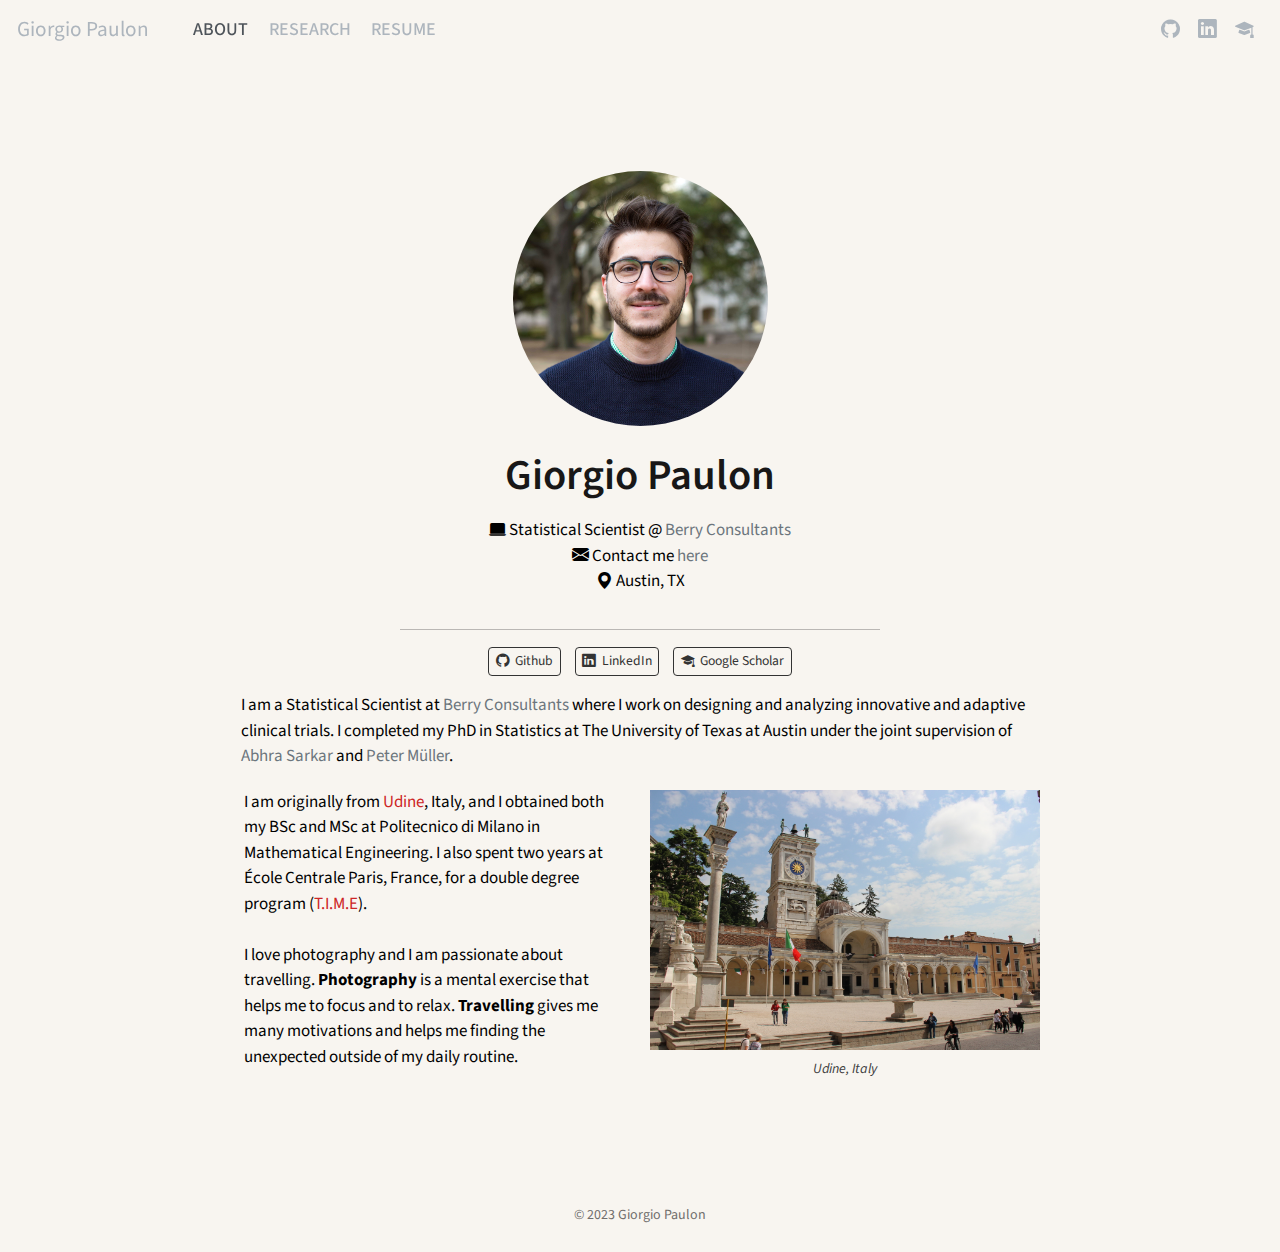
<file: docs/index.html>
<!DOCTYPE html>
<html xmlns="http://www.w3.org/1999/xhtml" lang="en" xml:lang="en"><head>

<meta charset="utf-8">
<meta name="generator" content="quarto-1.2.335">

<meta name="viewport" content="width=device-width, initial-scale=1.0, user-scalable=yes">


<title>Giorgio Paulon</title>
<style>
code{white-space: pre-wrap;}
span.smallcaps{font-variant: small-caps;}
div.columns{display: flex; gap: min(4vw, 1.5em);}
div.column{flex: auto; overflow-x: auto;}
div.hanging-indent{margin-left: 1.5em; text-indent: -1.5em;}
ul.task-list{list-style: none;}
ul.task-list li input[type="checkbox"] {
  width: 0.8em;
  margin: 0 0.8em 0.2em -1.6em;
  vertical-align: middle;
}
</style>


<script src="site_libs/quarto-nav/quarto-nav.js"></script>
<script src="site_libs/clipboard/clipboard.min.js"></script>
<script src="site_libs/quarto-html/quarto.js"></script>
<script src="site_libs/quarto-html/popper.min.js"></script>
<script src="site_libs/quarto-html/tippy.umd.min.js"></script>
<link href="site_libs/quarto-html/tippy.css" rel="stylesheet">
<link href="site_libs/quarto-html/quarto-syntax-highlighting.css" rel="stylesheet" id="quarto-text-highlighting-styles">
<script src="site_libs/bootstrap/bootstrap.min.js"></script>
<link href="site_libs/bootstrap/bootstrap-icons.css" rel="stylesheet">
<link href="site_libs/bootstrap/bootstrap.min.css" rel="stylesheet" id="quarto-bootstrap" data-mode="light">
<script id="quarto-search-options" type="application/json">{
  "language": {
    "search-no-results-text": "No results",
    "search-matching-documents-text": "matching documents",
    "search-copy-link-title": "Copy link to search",
    "search-hide-matches-text": "Hide additional matches",
    "search-more-match-text": "more match in this document",
    "search-more-matches-text": "more matches in this document",
    "search-clear-button-title": "Clear",
    "search-detached-cancel-button-title": "Cancel",
    "search-submit-button-title": "Submit"
  }
}</script>
<style>html{ scroll-behavior: smooth; }</style>


</head>

<body class="nav-fixed fullcontent">

<div id="quarto-search-results"></div>
  <header id="quarto-header" class="headroom fixed-top">
    <nav class="navbar navbar-expand-lg navbar-dark ">
      <div class="navbar-container container-fluid">
      <div class="navbar-brand-container">
    <a class="navbar-brand" href="./index.html">
    <span class="navbar-title">Giorgio Paulon</span>
    </a>
  </div>
          <button class="navbar-toggler" type="button" data-bs-toggle="collapse" data-bs-target="#navbarCollapse" aria-controls="navbarCollapse" aria-expanded="false" aria-label="Toggle navigation" onclick="if (window.quartoToggleHeadroom) { window.quartoToggleHeadroom(); }">
  <span class="navbar-toggler-icon"></span>
</button>
          <div class="collapse navbar-collapse" id="navbarCollapse">
            <ul class="navbar-nav navbar-nav-scroll me-auto">
  <li class="nav-item">
    <a class="nav-link active" href="./index.html" aria-current="page">
 <span class="menu-text">About</span></a>
  </li>  
  <li class="nav-item">
    <a class="nav-link" href="./research.html">
 <span class="menu-text">Research</span></a>
  </li>  
  <li class="nav-item">
    <a class="nav-link" href="./files/Paulon_Resume.pdf">
 <span class="menu-text">Resume</span></a>
  </li>  
</ul>
            <ul class="navbar-nav navbar-nav-scroll ms-auto">
  <li class="nav-item compact">
    <a class="nav-link" href="https://github.com/giorgiopaulon"><i class="bi bi-github" role="img">
</i> 
 <span class="menu-text"></span></a>
  </li>  
  <li class="nav-item compact">
    <a class="nav-link" href="https://www.linkedin.com/in/giorgiopaulon"><i class="bi bi-linkedin" role="img">
</i> 
 <span class="menu-text"></span></a>
  </li>  
  <li class="nav-item compact">
    <a class="nav-link" href="https://scholar.google.it/citations?user=j-caV3AAAAAJ&amp;hl=en"><i class="bi bi-mortarboard-fill" role="img">
</i> 
 <span class="menu-text"></span></a>
  </li>  
</ul>
          </div> <!-- /navcollapse -->
      </div> <!-- /container-fluid -->
    </nav>
</header>
<!-- content -->
<div id="quarto-content" class="quarto-container page-columns page-rows-contents page-layout-article page-navbar">
<!-- sidebar -->
<!-- margin-sidebar -->
    
<!-- main -->
<main class="content" id="quarto-document-content">



<div class="quarto-about-jolla">
  <img src="img/profile_pic.jpg" class="about-image
  round " style="height: 15em; width: 15em;">
 <header id="title-block-header" class="quarto-title-block default">
<div class="quarto-title">
<h1 class="title">Giorgio Paulon</h1>
</div>
<div class="quarto-title-meta">
  </div>
</header><div id="about-heading">
<div style="text-align: center;">
<p><i class="bi bi-laptop-fill"></i> Statistical Scientist @ <a href="https://www.berryconsultants.com/">Berry Consultants</a> <br> <i class="bi bi-envelope-fill"></i> Contact me <a href="mailto:giorgiopaulon90@gmail.com">here</a> <br> <i class="bi bi-geo-alt-fill"></i> Austin, TX</p>
</div>
</div> 
  <hr class="about-sep">
   <div class="about-links">
  <a href="https://github.com/giorgiopaulon" class="about-link">
    <i class="bi bi-github"></i>
     <span class="about-link-text">Github</span>
  </a>
  <a href="https://www.linkedin.com/in/giorgiopaulon" class="about-link">
    <i class="bi bi-linkedin"></i>
     <span class="about-link-text">LinkedIn</span>
  </a>
  <a href="https://scholar.google.com/citations?user=j-caV3AAAAAJ&amp;hl=en&amp;oi=ao" class="about-link">
    <i class="bi bi-mortarboard-fill"></i>
     <span class="about-link-text">Google Scholar</span>
  </a>
</div>
</div>

<p>I am a Statistical Scientist at <a href="https://www.berryconsultants.com/">Berry Consultants</a> where I work on designing and analyzing innovative and adaptive clinical trials. I completed my PhD in Statistics at The University of Texas at Austin under the joint supervision of <a href="https://abhrastat.github.io">Abhra Sarkar</a> and <a href="https://www.ma.utexas.edu/users/pmueller/">Peter Müller</a>.</p>
<div class="quarto-layout-panel">
<div class="quarto-layout-row quarto-layout-valign-top">
<div class="quarto-layout-cell" style="flex-basis: 50.0%;justify-content: center;">
<p>I am originally from <a style="color:rgb(205,38,38);" href="https://en.wikipedia.org/wiki/Udine">Udine</a>, Italy, and I obtained both my BSc and MSc at Politecnico di Milano in Mathematical Engineering. I also spent two years at École Centrale Paris, France, for a double degree program (<a style="color:rgb(205,38,38);" href="https://en.wikipedia.org/wiki/Top_Industrial_Managers_for_Europe">T.I.M.E</a>). <br> <br> I love photography and I am passionate about travelling. <strong>Photography</strong> is a mental exercise that helps me to focus and to relax. <strong>Travelling</strong> gives me many motivations and helps me finding the unexpected outside of my daily routine.</p>
</div>
<div class="quarto-layout-cell" style="flex-basis: 50.0%;justify-content: center;">
<div class="quarto-figure quarto-figure-right">
<figure class="figure">
<p><img src="img/udine.jpg" class="img-fluid figure-img"></p>
<p></p><figcaption class="figure-caption">Udine, Italy</figcaption><p></p>
</figure>
</div>
</div>
</div>
</div>




</main> <!-- /main -->
<script id="quarto-html-after-body" type="application/javascript">
window.document.addEventListener("DOMContentLoaded", function (event) {
  const toggleBodyColorMode = (bsSheetEl) => {
    const mode = bsSheetEl.getAttribute("data-mode");
    const bodyEl = window.document.querySelector("body");
    if (mode === "dark") {
      bodyEl.classList.add("quarto-dark");
      bodyEl.classList.remove("quarto-light");
    } else {
      bodyEl.classList.add("quarto-light");
      bodyEl.classList.remove("quarto-dark");
    }
  }
  const toggleBodyColorPrimary = () => {
    const bsSheetEl = window.document.querySelector("link#quarto-bootstrap");
    if (bsSheetEl) {
      toggleBodyColorMode(bsSheetEl);
    }
  }
  toggleBodyColorPrimary();  
  const clipboard = new window.ClipboardJS('.code-copy-button', {
    target: function(trigger) {
      return trigger.previousElementSibling;
    }
  });
  clipboard.on('success', function(e) {
    // button target
    const button = e.trigger;
    // don't keep focus
    button.blur();
    // flash "checked"
    button.classList.add('code-copy-button-checked');
    var currentTitle = button.getAttribute("title");
    button.setAttribute("title", "Copied!");
    let tooltip;
    if (window.bootstrap) {
      button.setAttribute("data-bs-toggle", "tooltip");
      button.setAttribute("data-bs-placement", "left");
      button.setAttribute("data-bs-title", "Copied!");
      tooltip = new bootstrap.Tooltip(button, 
        { trigger: "manual", 
          customClass: "code-copy-button-tooltip",
          offset: [0, -8]});
      tooltip.show();    
    }
    setTimeout(function() {
      if (tooltip) {
        tooltip.hide();
        button.removeAttribute("data-bs-title");
        button.removeAttribute("data-bs-toggle");
        button.removeAttribute("data-bs-placement");
      }
      button.setAttribute("title", currentTitle);
      button.classList.remove('code-copy-button-checked');
    }, 1000);
    // clear code selection
    e.clearSelection();
  });
  function tippyHover(el, contentFn) {
    const config = {
      allowHTML: true,
      content: contentFn,
      maxWidth: 500,
      delay: 100,
      arrow: false,
      appendTo: function(el) {
          return el.parentElement;
      },
      interactive: true,
      interactiveBorder: 10,
      theme: 'quarto',
      placement: 'bottom-start'
    };
    window.tippy(el, config); 
  }
  const noterefs = window.document.querySelectorAll('a[role="doc-noteref"]');
  for (var i=0; i<noterefs.length; i++) {
    const ref = noterefs[i];
    tippyHover(ref, function() {
      // use id or data attribute instead here
      let href = ref.getAttribute('data-footnote-href') || ref.getAttribute('href');
      try { href = new URL(href).hash; } catch {}
      const id = href.replace(/^#\/?/, "");
      const note = window.document.getElementById(id);
      return note.innerHTML;
    });
  }
  const findCites = (el) => {
    const parentEl = el.parentElement;
    if (parentEl) {
      const cites = parentEl.dataset.cites;
      if (cites) {
        return {
          el,
          cites: cites.split(' ')
        };
      } else {
        return findCites(el.parentElement)
      }
    } else {
      return undefined;
    }
  };
  var bibliorefs = window.document.querySelectorAll('a[role="doc-biblioref"]');
  for (var i=0; i<bibliorefs.length; i++) {
    const ref = bibliorefs[i];
    const citeInfo = findCites(ref);
    if (citeInfo) {
      tippyHover(citeInfo.el, function() {
        var popup = window.document.createElement('div');
        citeInfo.cites.forEach(function(cite) {
          var citeDiv = window.document.createElement('div');
          citeDiv.classList.add('hanging-indent');
          citeDiv.classList.add('csl-entry');
          var biblioDiv = window.document.getElementById('ref-' + cite);
          if (biblioDiv) {
            citeDiv.innerHTML = biblioDiv.innerHTML;
          }
          popup.appendChild(citeDiv);
        });
        return popup.innerHTML;
      });
    }
  }
});
</script>
</div> <!-- /content -->
<footer class="footer">
  <div class="nav-footer">
      <div class="nav-footer-center">
        <ul class="footer-items list-unstyled">
    <li class="nav-item">
 © 2023 Giorgio Paulon
  </li>  
</ul>
      </div>
  </div>
</footer>



<script src="site_libs/quarto-html/zenscroll-min.js"></script>
</body></html>
</file>
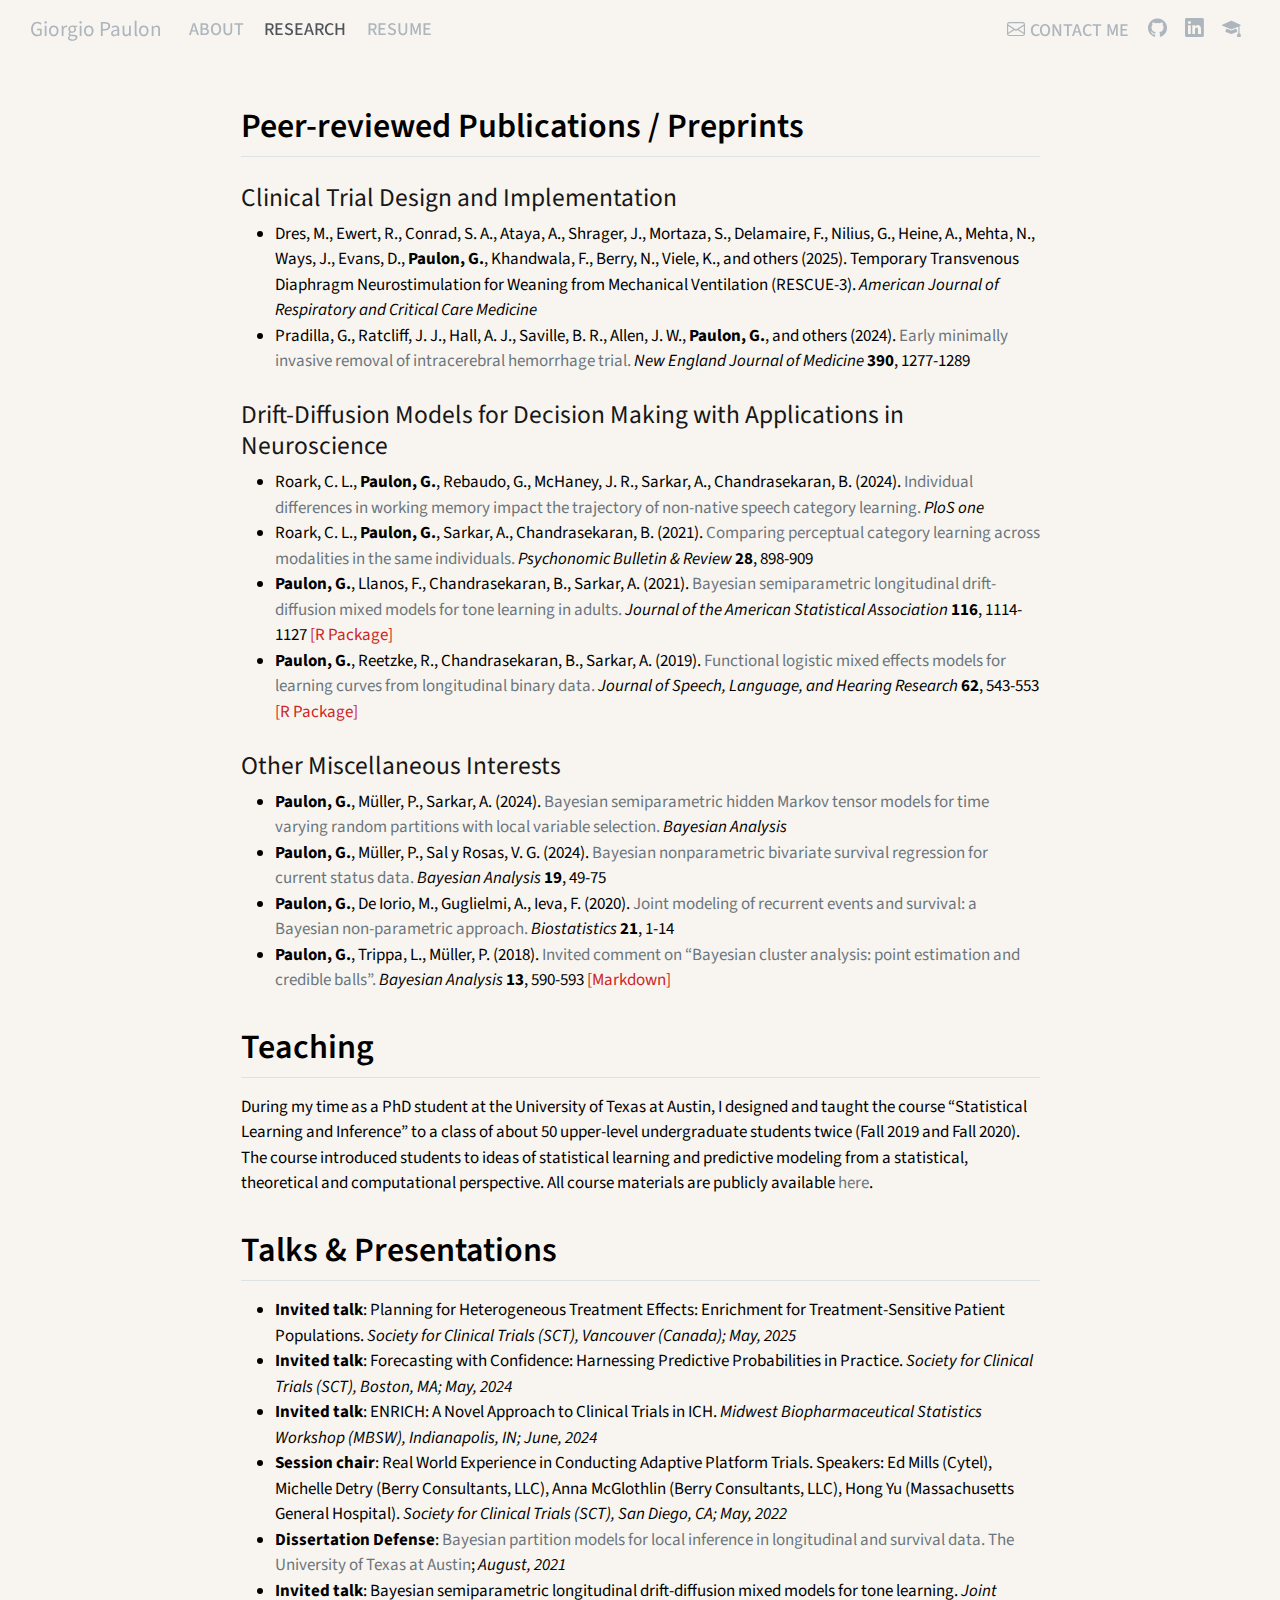
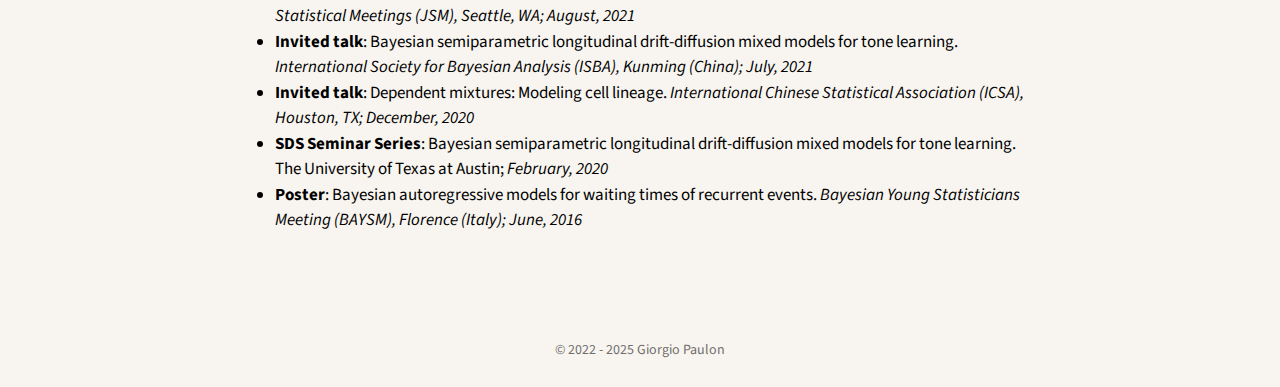
<file: docs/research.html>
<!DOCTYPE html>
<html xmlns="http://www.w3.org/1999/xhtml" lang="en" xml:lang="en"><head>

<meta charset="utf-8">
<meta name="generator" content="quarto-1.7.30">

<meta name="viewport" content="width=device-width, initial-scale=1.0, user-scalable=yes">


<title>Giorgio Paulon - Research – Giorgio Paulon</title>
<style>
code{white-space: pre-wrap;}
span.smallcaps{font-variant: small-caps;}
div.columns{display: flex; gap: min(4vw, 1.5em);}
div.column{flex: auto; overflow-x: auto;}
div.hanging-indent{margin-left: 1.5em; text-indent: -1.5em;}
ul.task-list{list-style: none;}
ul.task-list li input[type="checkbox"] {
  width: 0.8em;
  margin: 0 0.8em 0.2em -1em; /* quarto-specific, see https://github.com/quarto-dev/quarto-cli/issues/4556 */ 
  vertical-align: middle;
}
</style>


<script src="site_libs/quarto-nav/quarto-nav.js"></script>
<script src="site_libs/clipboard/clipboard.min.js"></script>
<script src="site_libs/quarto-html/quarto.js" type="module"></script>
<script src="site_libs/quarto-html/tabsets/tabsets.js" type="module"></script>
<script src="site_libs/quarto-html/popper.min.js"></script>
<script src="site_libs/quarto-html/tippy.umd.min.js"></script>
<link href="site_libs/quarto-html/tippy.css" rel="stylesheet">
<link href="site_libs/quarto-html/quarto-syntax-highlighting-de070a7b0ab54f8780927367ac907214.css" rel="stylesheet" id="quarto-text-highlighting-styles">
<script src="site_libs/bootstrap/bootstrap.min.js"></script>
<link href="site_libs/bootstrap/bootstrap-icons.css" rel="stylesheet">
<link href="site_libs/bootstrap/bootstrap-b5cf655d45712ed9a5f5b851186427db.min.css" rel="stylesheet" append-hash="true" id="quarto-bootstrap" data-mode="light">
<script id="quarto-search-options" type="application/json">{
  "language": {
    "search-no-results-text": "No results",
    "search-matching-documents-text": "matching documents",
    "search-copy-link-title": "Copy link to search",
    "search-hide-matches-text": "Hide additional matches",
    "search-more-match-text": "more match in this document",
    "search-more-matches-text": "more matches in this document",
    "search-clear-button-title": "Clear",
    "search-text-placeholder": "",
    "search-detached-cancel-button-title": "Cancel",
    "search-submit-button-title": "Submit",
    "search-label": "Search"
  }
}</script>
<style>html{ scroll-behavior: smooth; }</style>


</head>

<body class="nav-fixed fullcontent quarto-light">

<div id="quarto-search-results"></div>
  <header id="quarto-header" class="headroom fixed-top">
    <nav class="navbar navbar-expand-lg " data-bs-theme="dark">
      <div class="navbar-container container-fluid">
      <div class="navbar-brand-container mx-auto">
    <a class="navbar-brand" href="./index.html">
    <span class="navbar-title">Giorgio Paulon</span>
    </a>
  </div>
          <button class="navbar-toggler" type="button" data-bs-toggle="collapse" data-bs-target="#navbarCollapse" aria-controls="navbarCollapse" role="menu" aria-expanded="false" aria-label="Toggle navigation" onclick="if (window.quartoToggleHeadroom) { window.quartoToggleHeadroom(); }">
  <span class="navbar-toggler-icon"></span>
</button>
          <div class="collapse navbar-collapse" id="navbarCollapse">
            <ul class="navbar-nav navbar-nav-scroll me-auto">
  <li class="nav-item">
    <a class="nav-link" href="./index.html"> 
<span class="menu-text">About</span></a>
  </li>  
  <li class="nav-item">
    <a class="nav-link active" href="./research.html" aria-current="page"> 
<span class="menu-text">Research</span></a>
  </li>  
  <li class="nav-item">
    <a class="nav-link" href="./files/Paulon_Resume.pdf" target="_blank"> 
<span class="menu-text">Resume</span></a>
  </li>  
</ul>
            <ul class="navbar-nav navbar-nav-scroll ms-auto">
  <li class="nav-item">
    <a class="nav-link" href="mailto:giorgiopaulon90@gmail.com"> <i class="bi bi-envelope" role="img">
</i> 
<span class="menu-text">Contact Me</span></a>
  </li>  
  <li class="nav-item compact">
    <a class="nav-link" href="https://github.com/giorgiopaulon"> <i class="bi bi-github" role="img">
</i> 
<span class="menu-text"></span></a>
  </li>  
  <li class="nav-item compact">
    <a class="nav-link" href="https://www.linkedin.com/in/giorgiopaulon"> <i class="bi bi-linkedin" role="img">
</i> 
<span class="menu-text"></span></a>
  </li>  
  <li class="nav-item compact">
    <a class="nav-link" href="https://scholar.google.it/citations?user=j-caV3AAAAAJ&amp;hl=en"> <i class="bi bi-mortarboard-fill" role="img">
</i> 
<span class="menu-text"></span></a>
  </li>  
</ul>
          </div> <!-- /navcollapse -->
            <div class="quarto-navbar-tools">
</div>
      </div> <!-- /container-fluid -->
    </nav>
</header>
<!-- content -->
<div id="quarto-content" class="quarto-container page-columns page-rows-contents page-layout-article page-navbar">
<!-- sidebar -->
<!-- margin-sidebar -->
    
<!-- main -->
<main class="content" id="quarto-document-content"><header id="title-block-header" class="quarto-title-block"></header>




<section id="peer-reviewed-publications-preprints" class="level2">
<h2 data-anchor-id="peer-reviewed-publications-preprints">Peer-reviewed Publications / Preprints</h2>
<section id="clinical-trial-design-and-implementation" class="level4">
<h4 data-anchor-id="clinical-trial-design-and-implementation">Clinical Trial Design and Implementation</h4>
<ul>
<li>Dres, M., Ewert, R., Conrad, S. A., Ataya, A., Shrager, J., Mortaza, S., Delamaire, F., Nilius, G., Heine, A., Mehta, N., Ways, J., Evans, D., <strong>Paulon, G.</strong>, Khandwala, F., Berry, N., Viele, K., and others (2025). Temporary Transvenous Diaphragm Neurostimulation for Weaning from Mechanical Ventilation (RESCUE-3). <em>American Journal of Respiratory and Critical Care Medicine</em></li>
<li>Pradilla, G., Ratcliff, J. J., Hall, A. J., Saville, B. R., Allen, J. W., <strong>Paulon, G.</strong>, and others (2024). <a href="https://www.nejm.org/doi/full/10.1056/NEJMoa2308440">Early minimally invasive removal of intracerebral hemorrhage trial.</a> <em>New England Journal of Medicine</em> <strong>390</strong>, 1277-1289</li>
</ul>
</section>
<section id="drift-diffusion-models-for-decision-making-with-applications-in-neuroscience" class="level4">
<h4 data-anchor-id="drift-diffusion-models-for-decision-making-with-applications-in-neuroscience">Drift-Diffusion Models for Decision Making with Applications in Neuroscience</h4>
<ul>
<li>Roark, C. L., <strong>Paulon, G.</strong>, Rebaudo, G., McHaney, J. R., Sarkar, A., Chandrasekaran, B. (2024). <a href="https://journals.plos.org/plosone/article?id=10.1371/journal.pone.0297917">Individual differences in working memory impact the trajectory of non-native speech category learning.</a> <em>PloS one</em></li>
<li>Roark, C. L., <strong>Paulon, G.</strong>, Sarkar, A., Chandrasekaran, B. (2021). <a href="https://link.springer.com/article/10.3758/s13423-021-01878-0">Comparing perceptual category learning across modalities in the same individuals.</a> <em>Psychonomic Bulletin &amp; Review</em> <strong>28</strong>, 898-909</li>
<li><strong>Paulon, G.</strong>, Llanos, F., Chandrasekaran, B., Sarkar, A. (2021). <a href="https://www.tandfonline.com/doi/full/10.1080/01621459.2020.1801448">Bayesian semiparametric longitudinal drift-diffusion mixed models for tone learning in adults.</a> <em>Journal of the American Statistical Association</em> <strong>116</strong>, 1114-1127 <a style="color:rgb(205,38,38);" href="https://CRAN.R-project.org/package=lddmm">[R Package]</a></li>
<li><strong>Paulon, G.</strong>, Reetzke, R., Chandrasekaran, B., Sarkar, A. (2019). <a href="https://pubs.asha.org/doi/10.1044/2018_JSLHR-S-ASTM-18-0283">Functional logistic mixed effects models for learning curves from longitudinal binary data.</a> <em>Journal of Speech, Language, and Hearing Research</em> <strong>62</strong>, 543-553 <a style="color:rgb(205,38,38);" href="https://asha.figshare.com/articles/dataset/Functional_logistic_mixed_effects_models_Paulon_et_al_2019_/7822568">[R Package]</a></li>
</ul>
</section>
<section id="other-miscellaneous-interests" class="level4">
<h4 data-anchor-id="other-miscellaneous-interests">Other Miscellaneous Interests</h4>
<ul>
<li><strong>Paulon, G.</strong>, Müller, P., Sarkar, A. (2024). <a href="https://projecteuclid.org/journals/bayesian-analysis/advance-publication/Bayesian-Semiparametric-Hidden-Markov-Tensor-Models-for-Time-Varying-Random/10.1214/23-BA1383.full">Bayesian semiparametric hidden Markov tensor models for time varying random partitions with local variable selection.</a> <em>Bayesian Analysis</em></li>
<li><strong>Paulon, G.</strong>, Müller, P., Sal y Rosas, V. G. (2024). <a href="https://projecteuclid.org/journals/bayesian-analysis/advance-publication/Bayesian-Nonparametric-Bivariate-Survival-Regression-for-Current-Status-Data/10.1214/22-BA1346.full">Bayesian nonparametric bivariate survival regression for current status data.</a> <em>Bayesian Analysis</em> <strong>19</strong>, 49-75</li>
<li><strong>Paulon, G.</strong>, De Iorio, M., Guglielmi, A., Ieva, F. (2020). <a href="https://academic.oup.com/biostatistics/advance-article-abstract/doi/10.1093/biostatistics/kxy026/5050476?redirectedFrom=fulltext">Joint modeling of recurrent events and survival: a Bayesian non-parametric approach.</a> <em>Biostatistics</em> <strong>21</strong>, 1-14</li>
<li><strong>Paulon, G.</strong>, Trippa, L., Müller, P. (2018). <a href="https://projecteuclid.org/euclid.ba/1508378464">Invited comment on “Bayesian cluster analysis: point estimation and credible balls”.</a> <em>Bayesian Analysis</em> <strong>13</strong>, 590-593 <a style="color:rgb(205,38,38);" href="https://giorgiopaulon.github.io/Discussion_Wade">[Markdown]</a></li>
</ul>
</section>
</section>
<section id="teaching" class="level2">
<h2 data-anchor-id="teaching">Teaching</h2>
<p>During my time as a PhD student at the University of Texas at Austin, I designed and taught the course “Statistical Learning and Inference” to a class of about 50 upper-level undergraduate students twice (Fall 2019 and Fall 2020). The course introduced students to ideas of statistical learning and predictive modeling from a statistical, theoretical and computational perspective. All course materials are publicly available <a href="https://giorgiopaulon.github.io/SDS323/">here</a>.</p>
</section>
<section id="talks-presentations" class="level2">
<h2 data-anchor-id="talks-presentations">Talks &amp; Presentations</h2>
<ul>
<li><strong>Invited talk</strong>: Planning for Heterogeneous Treatment Effects: Enrichment for Treatment-Sensitive Patient Populations. <em>Society for Clinical Trials (SCT), Vancouver (Canada); May, 2025</em></li>
<li><strong>Invited talk</strong>: Forecasting with Confidence: Harnessing Predictive Probabilities in Practice. <em>Society for Clinical Trials (SCT), Boston, MA; May, 2024</em></li>
<li><strong>Invited talk</strong>: ENRICH: A Novel Approach to Clinical Trials in ICH. <em>Midwest Biopharmaceutical Statistics Workshop (MBSW), Indianapolis, IN; June, 2024</em></li>
<li><strong>Session chair</strong>: Real World Experience in Conducting Adaptive Platform Trials. Speakers: Ed Mills (Cytel), Michelle Detry (Berry Consultants, LLC), Anna McGlothlin (Berry Consultants, LLC), Hong Yu (Massachusetts General Hospital). <em>Society for Clinical Trials (SCT), San Diego, CA; May, 2022</em></li>
<li><strong>Dissertation Defense</strong>: <a href="./files/slides/dissertation_defense.pdf">Bayesian partition models for local inference in longitudinal and survival data. The University of Texas at Austin</a>; <em>August, 2021</em></li>
<li><strong>Invited talk</strong>: Bayesian semiparametric longitudinal drift-diffusion mixed models for tone learning. <em>Joint Statistical Meetings (JSM), Seattle, WA; August, 2021</em></li>
<li><strong>Invited talk</strong>: Bayesian semiparametric longitudinal drift-diffusion mixed models for tone learning. <em>International Society for Bayesian Analysis (ISBA), Kunming (China); July, 2021</em></li>
<li><strong>Invited talk</strong>: Dependent mixtures: Modeling cell lineage. <em>International Chinese Statistical Association (ICSA), Houston, TX; December, 2020</em></li>
<li><strong>SDS Seminar Series</strong>: Bayesian semiparametric longitudinal drift-diffusion mixed models for tone learning. The University of Texas at Austin; <em>February, 2020</em></li>
<li><strong>Poster</strong>: Bayesian autoregressive models for waiting times of recurrent events. <em>Bayesian Young Statisticians Meeting (BAYSM), Florence (Italy); June, 2016</em></li>
</ul>


</section>

</main> <!-- /main -->
<script id="quarto-html-after-body" type="application/javascript">
  window.document.addEventListener("DOMContentLoaded", function (event) {
    const isCodeAnnotation = (el) => {
      for (const clz of el.classList) {
        if (clz.startsWith('code-annotation-')) {                     
          return true;
        }
      }
      return false;
    }
    const onCopySuccess = function(e) {
      // button target
      const button = e.trigger;
      // don't keep focus
      button.blur();
      // flash "checked"
      button.classList.add('code-copy-button-checked');
      var currentTitle = button.getAttribute("title");
      button.setAttribute("title", "Copied!");
      let tooltip;
      if (window.bootstrap) {
        button.setAttribute("data-bs-toggle", "tooltip");
        button.setAttribute("data-bs-placement", "left");
        button.setAttribute("data-bs-title", "Copied!");
        tooltip = new bootstrap.Tooltip(button, 
          { trigger: "manual", 
            customClass: "code-copy-button-tooltip",
            offset: [0, -8]});
        tooltip.show();    
      }
      setTimeout(function() {
        if (tooltip) {
          tooltip.hide();
          button.removeAttribute("data-bs-title");
          button.removeAttribute("data-bs-toggle");
          button.removeAttribute("data-bs-placement");
        }
        button.setAttribute("title", currentTitle);
        button.classList.remove('code-copy-button-checked');
      }, 1000);
      // clear code selection
      e.clearSelection();
    }
    const getTextToCopy = function(trigger) {
        const codeEl = trigger.previousElementSibling.cloneNode(true);
        for (const childEl of codeEl.children) {
          if (isCodeAnnotation(childEl)) {
            childEl.remove();
          }
        }
        return codeEl.innerText;
    }
    const clipboard = new window.ClipboardJS('.code-copy-button:not([data-in-quarto-modal])', {
      text: getTextToCopy
    });
    clipboard.on('success', onCopySuccess);
    if (window.document.getElementById('quarto-embedded-source-code-modal')) {
      const clipboardModal = new window.ClipboardJS('.code-copy-button[data-in-quarto-modal]', {
        text: getTextToCopy,
        container: window.document.getElementById('quarto-embedded-source-code-modal')
      });
      clipboardModal.on('success', onCopySuccess);
    }
      var localhostRegex = new RegExp(/^(?:http|https):\/\/localhost\:?[0-9]*\//);
      var mailtoRegex = new RegExp(/^mailto:/);
        var filterRegex = new RegExp("https:\/\/giorgiopaulon\.github\.io");
      var isInternal = (href) => {
          return filterRegex.test(href) || localhostRegex.test(href) || mailtoRegex.test(href);
      }
      // Inspect non-navigation links and adorn them if external
     var links = window.document.querySelectorAll('a[href]:not(.nav-link):not(.navbar-brand):not(.toc-action):not(.sidebar-link):not(.sidebar-item-toggle):not(.pagination-link):not(.no-external):not([aria-hidden]):not(.dropdown-item):not(.quarto-navigation-tool):not(.about-link)');
      for (var i=0; i<links.length; i++) {
        const link = links[i];
        if (!isInternal(link.href)) {
          // undo the damage that might have been done by quarto-nav.js in the case of
          // links that we want to consider external
          if (link.dataset.originalHref !== undefined) {
            link.href = link.dataset.originalHref;
          }
        }
      }
    function tippyHover(el, contentFn, onTriggerFn, onUntriggerFn) {
      const config = {
        allowHTML: true,
        maxWidth: 500,
        delay: 100,
        arrow: false,
        appendTo: function(el) {
            return el.parentElement;
        },
        interactive: true,
        interactiveBorder: 10,
        theme: 'quarto',
        placement: 'bottom-start',
      };
      if (contentFn) {
        config.content = contentFn;
      }
      if (onTriggerFn) {
        config.onTrigger = onTriggerFn;
      }
      if (onUntriggerFn) {
        config.onUntrigger = onUntriggerFn;
      }
      window.tippy(el, config); 
    }
    const noterefs = window.document.querySelectorAll('a[role="doc-noteref"]');
    for (var i=0; i<noterefs.length; i++) {
      const ref = noterefs[i];
      tippyHover(ref, function() {
        // use id or data attribute instead here
        let href = ref.getAttribute('data-footnote-href') || ref.getAttribute('href');
        try { href = new URL(href).hash; } catch {}
        const id = href.replace(/^#\/?/, "");
        const note = window.document.getElementById(id);
        if (note) {
          return note.innerHTML;
        } else {
          return "";
        }
      });
    }
    const xrefs = window.document.querySelectorAll('a.quarto-xref');
    const processXRef = (id, note) => {
      // Strip column container classes
      const stripColumnClz = (el) => {
        el.classList.remove("page-full", "page-columns");
        if (el.children) {
          for (const child of el.children) {
            stripColumnClz(child);
          }
        }
      }
      stripColumnClz(note)
      if (id === null || id.startsWith('sec-')) {
        // Special case sections, only their first couple elements
        const container = document.createElement("div");
        if (note.children && note.children.length > 2) {
          container.appendChild(note.children[0].cloneNode(true));
          for (let i = 1; i < note.children.length; i++) {
            const child = note.children[i];
            if (child.tagName === "P" && child.innerText === "") {
              continue;
            } else {
              container.appendChild(child.cloneNode(true));
              break;
            }
          }
          if (window.Quarto?.typesetMath) {
            window.Quarto.typesetMath(container);
          }
          return container.innerHTML
        } else {
          if (window.Quarto?.typesetMath) {
            window.Quarto.typesetMath(note);
          }
          return note.innerHTML;
        }
      } else {
        // Remove any anchor links if they are present
        const anchorLink = note.querySelector('a.anchorjs-link');
        if (anchorLink) {
          anchorLink.remove();
        }
        if (window.Quarto?.typesetMath) {
          window.Quarto.typesetMath(note);
        }
        if (note.classList.contains("callout")) {
          return note.outerHTML;
        } else {
          return note.innerHTML;
        }
      }
    }
    for (var i=0; i<xrefs.length; i++) {
      const xref = xrefs[i];
      tippyHover(xref, undefined, function(instance) {
        instance.disable();
        let url = xref.getAttribute('href');
        let hash = undefined; 
        if (url.startsWith('#')) {
          hash = url;
        } else {
          try { hash = new URL(url).hash; } catch {}
        }
        if (hash) {
          const id = hash.replace(/^#\/?/, "");
          const note = window.document.getElementById(id);
          if (note !== null) {
            try {
              const html = processXRef(id, note.cloneNode(true));
              instance.setContent(html);
            } finally {
              instance.enable();
              instance.show();
            }
          } else {
            // See if we can fetch this
            fetch(url.split('#')[0])
            .then(res => res.text())
            .then(html => {
              const parser = new DOMParser();
              const htmlDoc = parser.parseFromString(html, "text/html");
              const note = htmlDoc.getElementById(id);
              if (note !== null) {
                const html = processXRef(id, note);
                instance.setContent(html);
              } 
            }).finally(() => {
              instance.enable();
              instance.show();
            });
          }
        } else {
          // See if we can fetch a full url (with no hash to target)
          // This is a special case and we should probably do some content thinning / targeting
          fetch(url)
          .then(res => res.text())
          .then(html => {
            const parser = new DOMParser();
            const htmlDoc = parser.parseFromString(html, "text/html");
            const note = htmlDoc.querySelector('main.content');
            if (note !== null) {
              // This should only happen for chapter cross references
              // (since there is no id in the URL)
              // remove the first header
              if (note.children.length > 0 && note.children[0].tagName === "HEADER") {
                note.children[0].remove();
              }
              const html = processXRef(null, note);
              instance.setContent(html);
            } 
          }).finally(() => {
            instance.enable();
            instance.show();
          });
        }
      }, function(instance) {
      });
    }
        let selectedAnnoteEl;
        const selectorForAnnotation = ( cell, annotation) => {
          let cellAttr = 'data-code-cell="' + cell + '"';
          let lineAttr = 'data-code-annotation="' +  annotation + '"';
          const selector = 'span[' + cellAttr + '][' + lineAttr + ']';
          return selector;
        }
        const selectCodeLines = (annoteEl) => {
          const doc = window.document;
          const targetCell = annoteEl.getAttribute("data-target-cell");
          const targetAnnotation = annoteEl.getAttribute("data-target-annotation");
          const annoteSpan = window.document.querySelector(selectorForAnnotation(targetCell, targetAnnotation));
          const lines = annoteSpan.getAttribute("data-code-lines").split(",");
          const lineIds = lines.map((line) => {
            return targetCell + "-" + line;
          })
          let top = null;
          let height = null;
          let parent = null;
          if (lineIds.length > 0) {
              //compute the position of the single el (top and bottom and make a div)
              const el = window.document.getElementById(lineIds[0]);
              top = el.offsetTop;
              height = el.offsetHeight;
              parent = el.parentElement.parentElement;
            if (lineIds.length > 1) {
              const lastEl = window.document.getElementById(lineIds[lineIds.length - 1]);
              const bottom = lastEl.offsetTop + lastEl.offsetHeight;
              height = bottom - top;
            }
            if (top !== null && height !== null && parent !== null) {
              // cook up a div (if necessary) and position it 
              let div = window.document.getElementById("code-annotation-line-highlight");
              if (div === null) {
                div = window.document.createElement("div");
                div.setAttribute("id", "code-annotation-line-highlight");
                div.style.position = 'absolute';
                parent.appendChild(div);
              }
              div.style.top = top - 2 + "px";
              div.style.height = height + 4 + "px";
              div.style.left = 0;
              let gutterDiv = window.document.getElementById("code-annotation-line-highlight-gutter");
              if (gutterDiv === null) {
                gutterDiv = window.document.createElement("div");
                gutterDiv.setAttribute("id", "code-annotation-line-highlight-gutter");
                gutterDiv.style.position = 'absolute';
                const codeCell = window.document.getElementById(targetCell);
                const gutter = codeCell.querySelector('.code-annotation-gutter');
                gutter.appendChild(gutterDiv);
              }
              gutterDiv.style.top = top - 2 + "px";
              gutterDiv.style.height = height + 4 + "px";
            }
            selectedAnnoteEl = annoteEl;
          }
        };
        const unselectCodeLines = () => {
          const elementsIds = ["code-annotation-line-highlight", "code-annotation-line-highlight-gutter"];
          elementsIds.forEach((elId) => {
            const div = window.document.getElementById(elId);
            if (div) {
              div.remove();
            }
          });
          selectedAnnoteEl = undefined;
        };
          // Handle positioning of the toggle
      window.addEventListener(
        "resize",
        throttle(() => {
          elRect = undefined;
          if (selectedAnnoteEl) {
            selectCodeLines(selectedAnnoteEl);
          }
        }, 10)
      );
      function throttle(fn, ms) {
      let throttle = false;
      let timer;
        return (...args) => {
          if(!throttle) { // first call gets through
              fn.apply(this, args);
              throttle = true;
          } else { // all the others get throttled
              if(timer) clearTimeout(timer); // cancel #2
              timer = setTimeout(() => {
                fn.apply(this, args);
                timer = throttle = false;
              }, ms);
          }
        };
      }
        // Attach click handler to the DT
        const annoteDls = window.document.querySelectorAll('dt[data-target-cell]');
        for (const annoteDlNode of annoteDls) {
          annoteDlNode.addEventListener('click', (event) => {
            const clickedEl = event.target;
            if (clickedEl !== selectedAnnoteEl) {
              unselectCodeLines();
              const activeEl = window.document.querySelector('dt[data-target-cell].code-annotation-active');
              if (activeEl) {
                activeEl.classList.remove('code-annotation-active');
              }
              selectCodeLines(clickedEl);
              clickedEl.classList.add('code-annotation-active');
            } else {
              // Unselect the line
              unselectCodeLines();
              clickedEl.classList.remove('code-annotation-active');
            }
          });
        }
    const findCites = (el) => {
      const parentEl = el.parentElement;
      if (parentEl) {
        const cites = parentEl.dataset.cites;
        if (cites) {
          return {
            el,
            cites: cites.split(' ')
          };
        } else {
          return findCites(el.parentElement)
        }
      } else {
        return undefined;
      }
    };
    var bibliorefs = window.document.querySelectorAll('a[role="doc-biblioref"]');
    for (var i=0; i<bibliorefs.length; i++) {
      const ref = bibliorefs[i];
      const citeInfo = findCites(ref);
      if (citeInfo) {
        tippyHover(citeInfo.el, function() {
          var popup = window.document.createElement('div');
          citeInfo.cites.forEach(function(cite) {
            var citeDiv = window.document.createElement('div');
            citeDiv.classList.add('hanging-indent');
            citeDiv.classList.add('csl-entry');
            var biblioDiv = window.document.getElementById('ref-' + cite);
            if (biblioDiv) {
              citeDiv.innerHTML = biblioDiv.innerHTML;
            }
            popup.appendChild(citeDiv);
          });
          return popup.innerHTML;
        });
      }
    }
  });
  </script>
</div> <!-- /content -->
<footer class="footer">
  <div class="nav-footer">
    <div class="nav-footer-left">
      &nbsp;
    </div>   
    <div class="nav-footer-center">
      <ul class="footer-items list-unstyled">
    <li class="nav-item">
 © 2022 - 2025 Giorgio Paulon
  </li>  
</ul>
    </div>
    <div class="nav-footer-right">
      &nbsp;
    </div>
  </div>
</footer>




<script src="site_libs/quarto-html/zenscroll-min.js"></script>
</body></html>
</file>
<file: docs/site_libs/quarto-html/tippy.css>
.tippy-box[data-animation=fade][data-state=hidden]{opacity:0}[data-tippy-root]{max-width:calc(100vw - 10px)}.tippy-box{position:relative;background-color:#333;color:#fff;border-radius:4px;font-size:14px;line-height:1.4;white-space:normal;outline:0;transition-property:transform,visibility,opacity}.tippy-box[data-placement^=top]>.tippy-arrow{bottom:0}.tippy-box[data-placement^=top]>.tippy-arrow:before{bottom:-7px;left:0;border-width:8px 8px 0;border-top-color:initial;transform-origin:center top}.tippy-box[data-placement^=bottom]>.tippy-arrow{top:0}.tippy-box[data-placement^=bottom]>.tippy-arrow:before{top:-7px;left:0;border-width:0 8px 8px;border-bottom-color:initial;transform-origin:center bottom}.tippy-box[data-placement^=left]>.tippy-arrow{right:0}.tippy-box[data-placement^=left]>.tippy-arrow:before{border-width:8px 0 8px 8px;border-left-color:initial;right:-7px;transform-origin:center left}.tippy-box[data-placement^=right]>.tippy-arrow{left:0}.tippy-box[data-placement^=right]>.tippy-arrow:before{left:-7px;border-width:8px 8px 8px 0;border-right-color:initial;transform-origin:center right}.tippy-box[data-inertia][data-state=visible]{transition-timing-function:cubic-bezier(.54,1.5,.38,1.11)}.tippy-arrow{width:16px;height:16px;color:#333}.tippy-arrow:before{content:"";position:absolute;border-color:transparent;border-style:solid}.tippy-content{position:relative;padding:5px 9px;z-index:1}
</file>
<file: docs/site_libs/quarto-html/quarto-syntax-highlighting.css>
/* quarto syntax highlight colors */
:root {
  --quarto-hl-ot-color: #003B4F;
  --quarto-hl-at-color: #657422;
  --quarto-hl-ss-color: #20794D;
  --quarto-hl-an-color: #5E5E5E;
  --quarto-hl-fu-color: #4758AB;
  --quarto-hl-st-color: #20794D;
  --quarto-hl-cf-color: #003B4F;
  --quarto-hl-op-color: #5E5E5E;
  --quarto-hl-er-color: #AD0000;
  --quarto-hl-bn-color: #AD0000;
  --quarto-hl-al-color: #AD0000;
  --quarto-hl-va-color: #111111;
  --quarto-hl-bu-color: inherit;
  --quarto-hl-ex-color: inherit;
  --quarto-hl-pp-color: #AD0000;
  --quarto-hl-in-color: #5E5E5E;
  --quarto-hl-vs-color: #20794D;
  --quarto-hl-wa-color: #5E5E5E;
  --quarto-hl-do-color: #5E5E5E;
  --quarto-hl-im-color: #00769E;
  --quarto-hl-ch-color: #20794D;
  --quarto-hl-dt-color: #AD0000;
  --quarto-hl-fl-color: #AD0000;
  --quarto-hl-co-color: #5E5E5E;
  --quarto-hl-cv-color: #5E5E5E;
  --quarto-hl-cn-color: #8f5902;
  --quarto-hl-sc-color: #5E5E5E;
  --quarto-hl-dv-color: #AD0000;
  --quarto-hl-kw-color: #003B4F;
}

/* other quarto variables */
:root {
  --quarto-font-monospace: SFMono-Regular, Menlo, Monaco, Consolas, "Liberation Mono", "Courier New", monospace;
}

pre > code.sourceCode > span {
  color: #003B4F;
}

code span {
  color: #003B4F;
}

code.sourceCode > span {
  color: #003B4F;
}

div.sourceCode,
div.sourceCode pre.sourceCode {
  color: #003B4F;
}

code span.ot {
  color: #003B4F;
}

code span.at {
  color: #657422;
}

code span.ss {
  color: #20794D;
}

code span.an {
  color: #5E5E5E;
}

code span.fu {
  color: #4758AB;
}

code span.st {
  color: #20794D;
}

code span.cf {
  color: #003B4F;
}

code span.op {
  color: #5E5E5E;
}

code span.er {
  color: #AD0000;
}

code span.bn {
  color: #AD0000;
}

code span.al {
  color: #AD0000;
}

code span.va {
  color: #111111;
}

code span.pp {
  color: #AD0000;
}

code span.in {
  color: #5E5E5E;
}

code span.vs {
  color: #20794D;
}

code span.wa {
  color: #5E5E5E;
  font-style: italic;
}

code span.do {
  color: #5E5E5E;
  font-style: italic;
}

code span.im {
  color: #00769E;
}

code span.ch {
  color: #20794D;
}

code span.dt {
  color: #AD0000;
}

code span.fl {
  color: #AD0000;
}

code span.co {
  color: #5E5E5E;
}

code span.cv {
  color: #5E5E5E;
  font-style: italic;
}

code span.cn {
  color: #8f5902;
}

code span.sc {
  color: #5E5E5E;
}

code span.dv {
  color: #AD0000;
}

code span.kw {
  color: #003B4F;
}

.prevent-inlining {
  content: "</";
}

/*# sourceMappingURL=debc5d5d77c3f9108843748ff7464032.css.map */
</file>
<file: docs/site_libs/quarto-html/quarto-syntax-highlighting-de070a7b0ab54f8780927367ac907214.css>
/* quarto syntax highlight colors */
:root {
  --quarto-hl-ot-color: #003B4F;
  --quarto-hl-at-color: #657422;
  --quarto-hl-ss-color: #20794D;
  --quarto-hl-an-color: #5E5E5E;
  --quarto-hl-fu-color: #4758AB;
  --quarto-hl-st-color: #20794D;
  --quarto-hl-cf-color: #003B4F;
  --quarto-hl-op-color: #5E5E5E;
  --quarto-hl-er-color: #AD0000;
  --quarto-hl-bn-color: #AD0000;
  --quarto-hl-al-color: #AD0000;
  --quarto-hl-va-color: #111111;
  --quarto-hl-bu-color: inherit;
  --quarto-hl-ex-color: inherit;
  --quarto-hl-pp-color: #AD0000;
  --quarto-hl-in-color: #5E5E5E;
  --quarto-hl-vs-color: #20794D;
  --quarto-hl-wa-color: #5E5E5E;
  --quarto-hl-do-color: #5E5E5E;
  --quarto-hl-im-color: #00769E;
  --quarto-hl-ch-color: #20794D;
  --quarto-hl-dt-color: #AD0000;
  --quarto-hl-fl-color: #AD0000;
  --quarto-hl-co-color: #5E5E5E;
  --quarto-hl-cv-color: #5E5E5E;
  --quarto-hl-cn-color: #8f5902;
  --quarto-hl-sc-color: #5E5E5E;
  --quarto-hl-dv-color: #AD0000;
  --quarto-hl-kw-color: #003B4F;
}

/* other quarto variables */
:root {
  --quarto-font-monospace: SFMono-Regular, Menlo, Monaco, Consolas, "Liberation Mono", "Courier New", monospace;
}

/* syntax highlight based on Pandoc's rules */
pre > code.sourceCode > span {
  color: #003B4F;
}

code.sourceCode > span {
  color: #003B4F;
}

div.sourceCode,
div.sourceCode pre.sourceCode {
  color: #003B4F;
}

/* Normal */
code span {
  color: #003B4F;
}

/* Alert */
code span.al {
  color: #AD0000;
  font-style: inherit;
}

/* Annotation */
code span.an {
  color: #5E5E5E;
  font-style: inherit;
}

/* Attribute */
code span.at {
  color: #657422;
  font-style: inherit;
}

/* BaseN */
code span.bn {
  color: #AD0000;
  font-style: inherit;
}

/* BuiltIn */
code span.bu {
  font-style: inherit;
}

/* ControlFlow */
code span.cf {
  color: #003B4F;
  font-weight: bold;
  font-style: inherit;
}

/* Char */
code span.ch {
  color: #20794D;
  font-style: inherit;
}

/* Constant */
code span.cn {
  color: #8f5902;
  font-style: inherit;
}

/* Comment */
code span.co {
  color: #5E5E5E;
  font-style: inherit;
}

/* CommentVar */
code span.cv {
  color: #5E5E5E;
  font-style: italic;
}

/* Documentation */
code span.do {
  color: #5E5E5E;
  font-style: italic;
}

/* DataType */
code span.dt {
  color: #AD0000;
  font-style: inherit;
}

/* DecVal */
code span.dv {
  color: #AD0000;
  font-style: inherit;
}

/* Error */
code span.er {
  color: #AD0000;
  font-style: inherit;
}

/* Extension */
code span.ex {
  font-style: inherit;
}

/* Float */
code span.fl {
  color: #AD0000;
  font-style: inherit;
}

/* Function */
code span.fu {
  color: #4758AB;
  font-style: inherit;
}

/* Import */
code span.im {
  color: #00769E;
  font-style: inherit;
}

/* Information */
code span.in {
  color: #5E5E5E;
  font-style: inherit;
}

/* Keyword */
code span.kw {
  color: #003B4F;
  font-weight: bold;
  font-style: inherit;
}

/* Operator */
code span.op {
  color: #5E5E5E;
  font-style: inherit;
}

/* Other */
code span.ot {
  color: #003B4F;
  font-style: inherit;
}

/* Preprocessor */
code span.pp {
  color: #AD0000;
  font-style: inherit;
}

/* SpecialChar */
code span.sc {
  color: #5E5E5E;
  font-style: inherit;
}

/* SpecialString */
code span.ss {
  color: #20794D;
  font-style: inherit;
}

/* String */
code span.st {
  color: #20794D;
  font-style: inherit;
}

/* Variable */
code span.va {
  color: #111111;
  font-style: inherit;
}

/* VerbatimString */
code span.vs {
  color: #20794D;
  font-style: inherit;
}

/* Warning */
code span.wa {
  color: #5E5E5E;
  font-style: italic;
}

.prevent-inlining {
  content: "</";
}

/*# sourceMappingURL=87b39de9f4d1ff88c62557026aa071dc.css.map */
</file>
